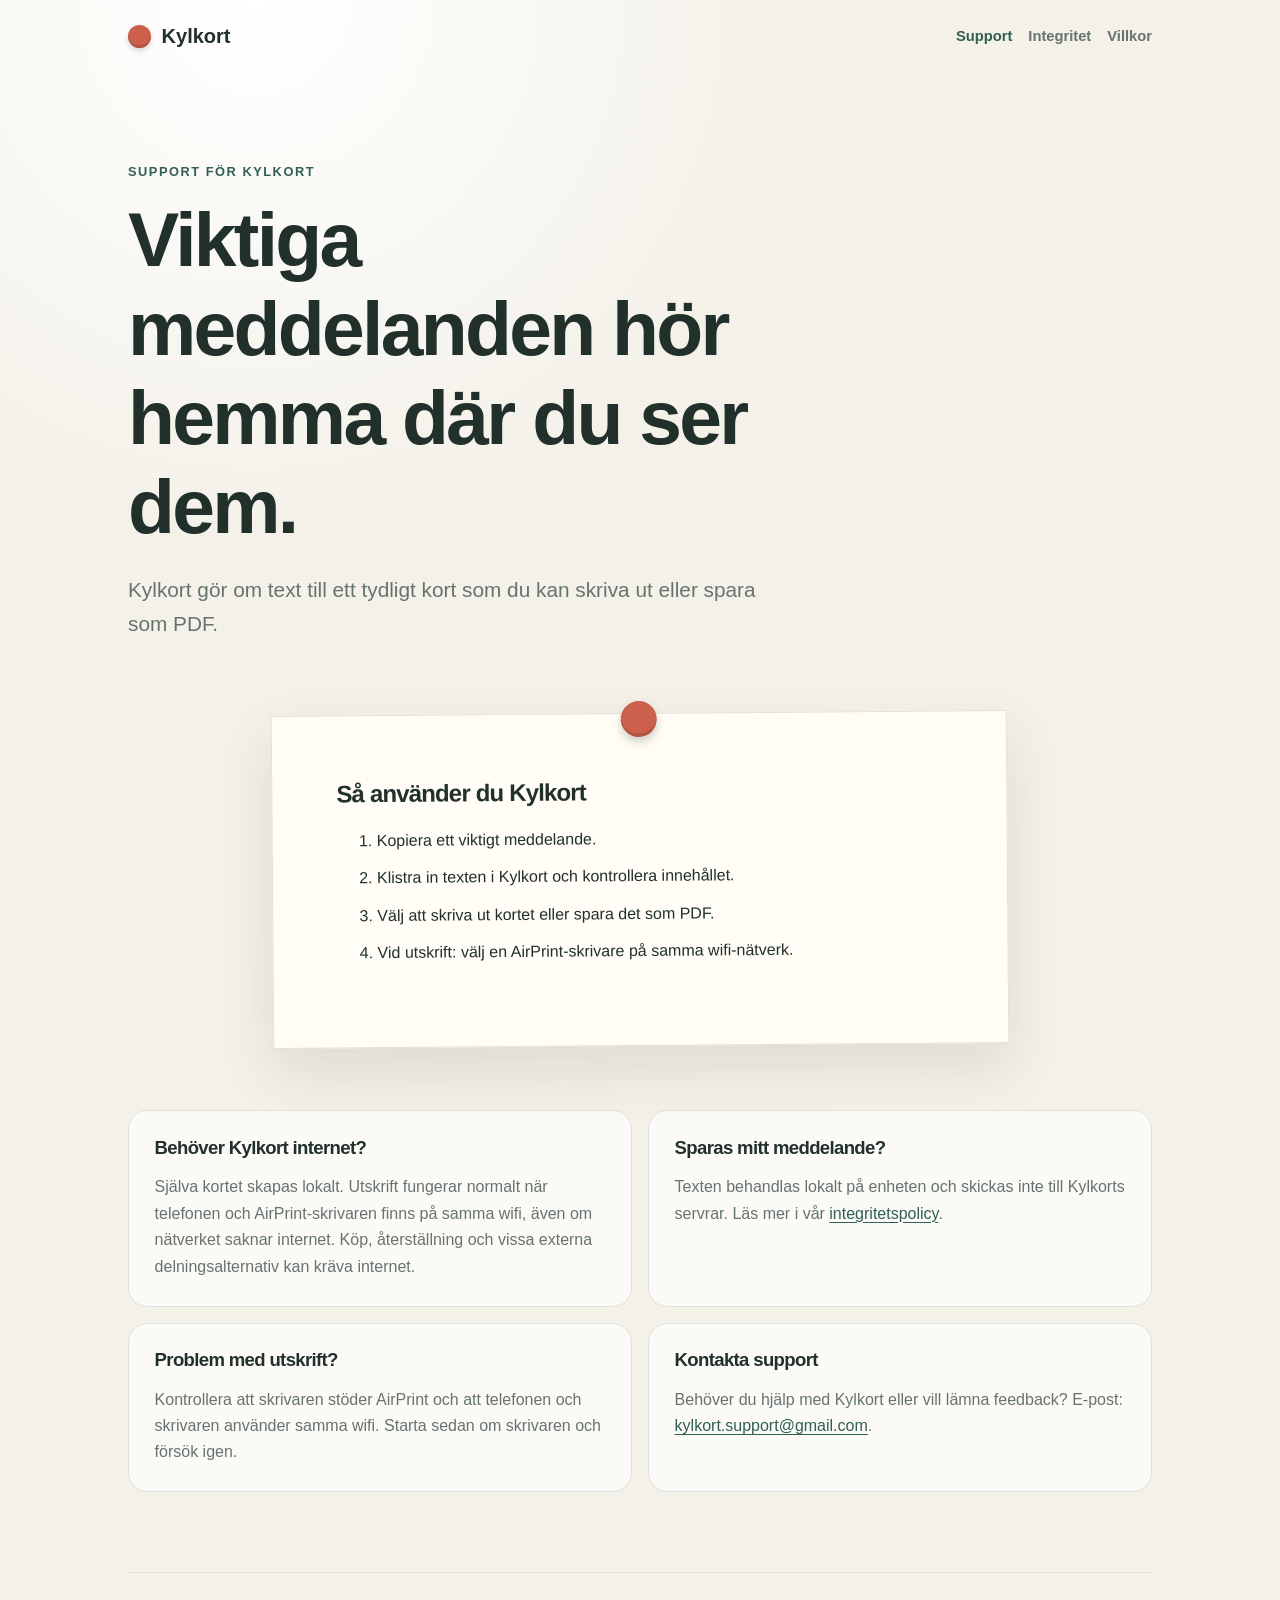
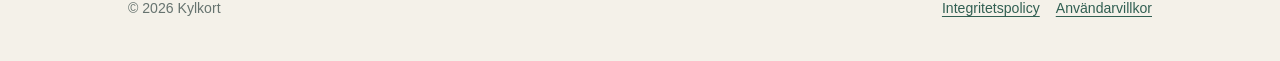
<file: index.html>
<!doctype html>
<html lang="sv">
  <head>
    <meta charset="utf-8" />
    <meta name="viewport" content="width=device-width, initial-scale=1" />
    <meta
      name="description"
      content="Officiell support, integritetspolicy och användarvillkor för Kylkort."
    />
    <title>Kylkort – Support</title>
    <link rel="stylesheet" href="styles.css" />
  </head>
  <body>
    <header class="site-header">
      <a class="brand" href="./" aria-label="Kylkort – startsida">
        <span class="magnet" aria-hidden="true"></span>
        <span>Kylkort</span>
      </a>
      <nav aria-label="Huvudmeny">
        <a aria-current="page" href="./">Support</a>
        <a href="privacy.html">Integritet</a>
        <a href="terms.html">Villkor</a>
      </nav>
    </header>

    <main>
      <section class="hero">
        <p class="eyebrow">Support för Kylkort</p>
        <h1>Viktiga meddelanden hör hemma där du ser dem.</h1>
        <p class="lead">
          Kylkort gör om text till ett tydligt kort som du kan skriva ut eller
          spara som PDF.
        </p>
      </section>

      <section class="paper" aria-labelledby="help-heading">
        <span class="paper-magnet" aria-hidden="true"></span>
        <h2 id="help-heading">Så använder du Kylkort</h2>
        <ol>
          <li>Kopiera ett viktigt meddelande.</li>
          <li>Klistra in texten i Kylkort och kontrollera innehållet.</li>
          <li>Välj att skriva ut kortet eller spara det som PDF.</li>
          <li>Vid utskrift: välj en AirPrint-skrivare på samma wifi-nätverk.</li>
        </ol>
      </section>

      <section class="cards" aria-label="Vanliga frågor">
        <article>
          <h2>Behöver Kylkort internet?</h2>
          <p>
            Själva kortet skapas lokalt. Utskrift fungerar normalt när telefonen
            och AirPrint-skrivaren finns på samma wifi, även om nätverket saknar
            internet. Köp, återställning och vissa externa delningsalternativ kan
            kräva internet.
          </p>
        </article>
        <article>
          <h2>Sparas mitt meddelande?</h2>
          <p>
            Texten behandlas lokalt på enheten och skickas inte till Kylkorts
            servrar. Läs mer i vår <a href="privacy.html">integritetspolicy</a>.
          </p>
        </article>
        <article>
          <h2>Problem med utskrift?</h2>
          <p>
            Kontrollera att skrivaren stöder AirPrint och att telefonen och
            skrivaren använder samma wifi. Starta sedan om skrivaren och försök
            igen.
          </p>
        </article>
        <article>
          <h2>Kontakta support</h2>
          <p>
            Behöver du hjälp med Kylkort eller vill lämna feedback?
            E-post:
            <a href="mailto:kylkort.support@gmail.com">kylkort.support@gmail.com</a>.
          </p>
        </article>
      </section>
    </main>

    <footer>
      <p>© 2026 Kylkort</p>
      <div>
        <a href="privacy.html">Integritetspolicy</a>
        <a href="terms.html">Användarvillkor</a>
      </div>
    </footer>
  </body>
</html>
</file>
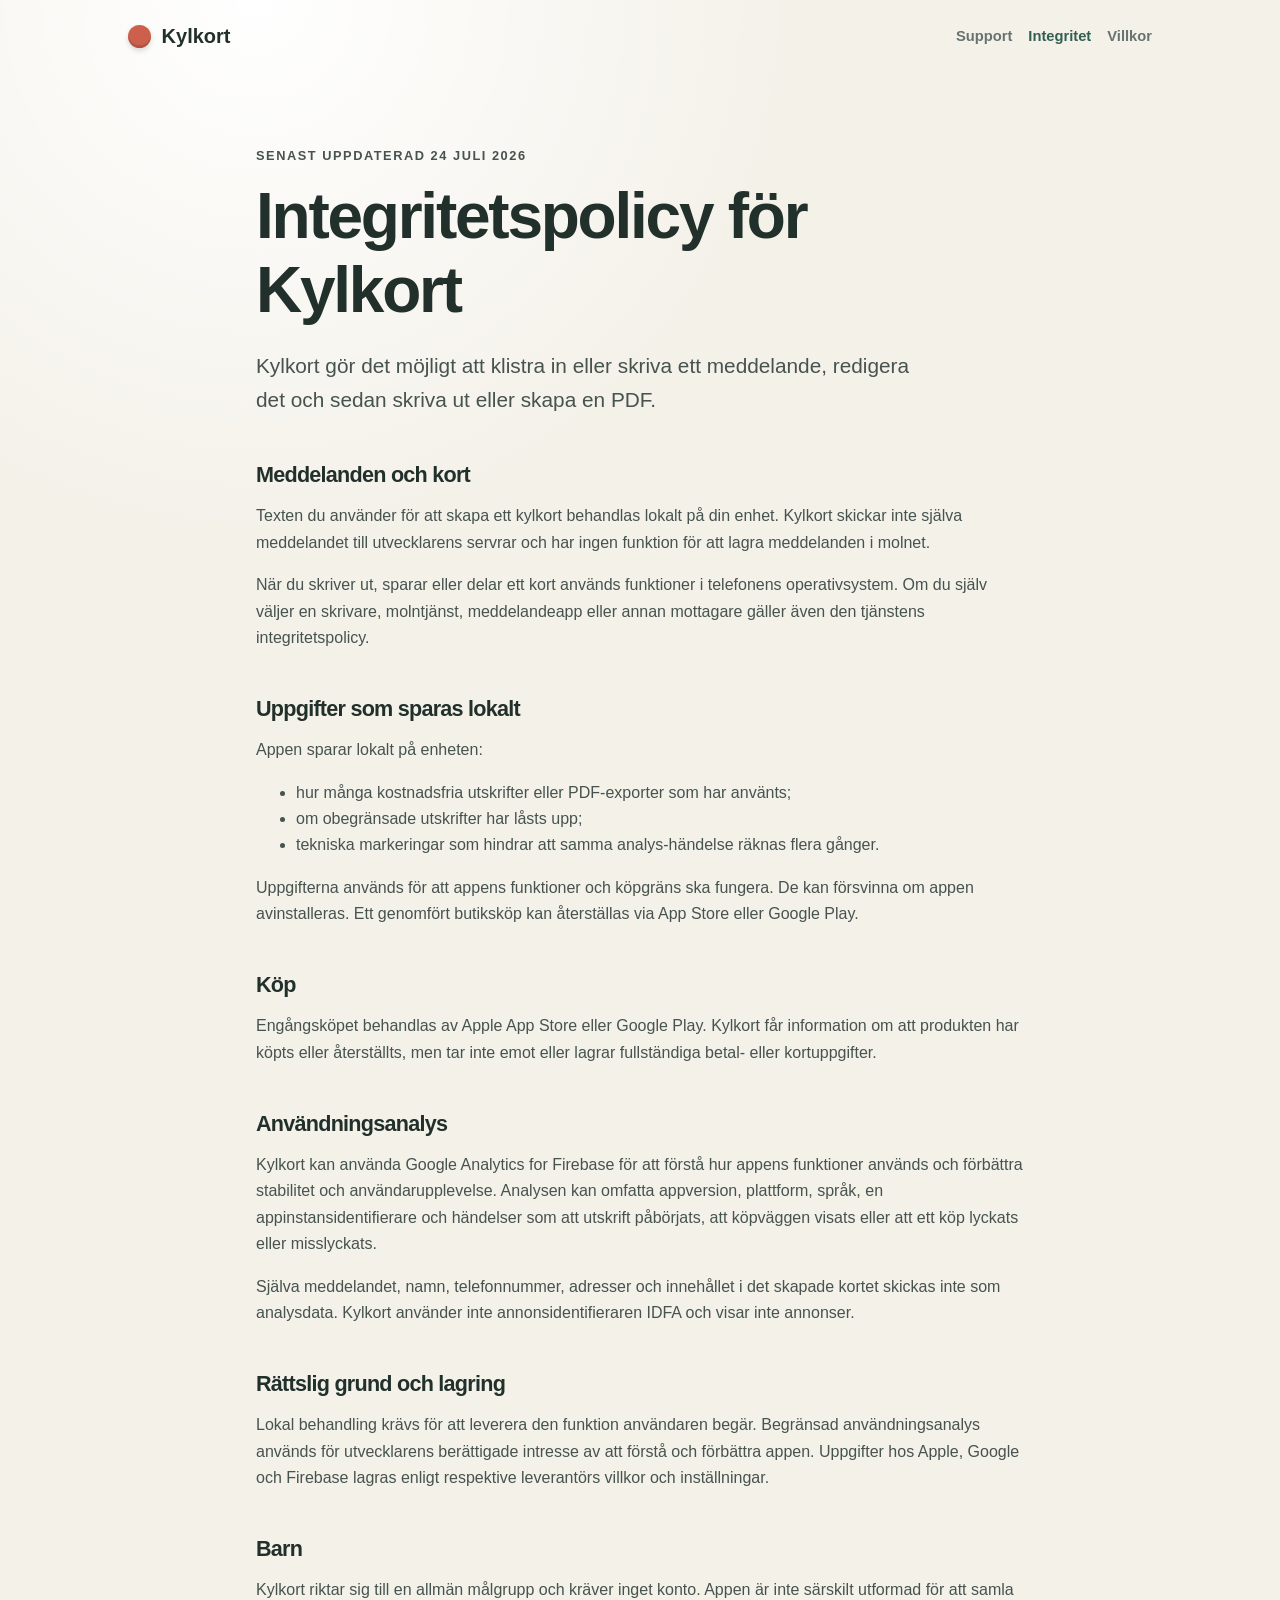
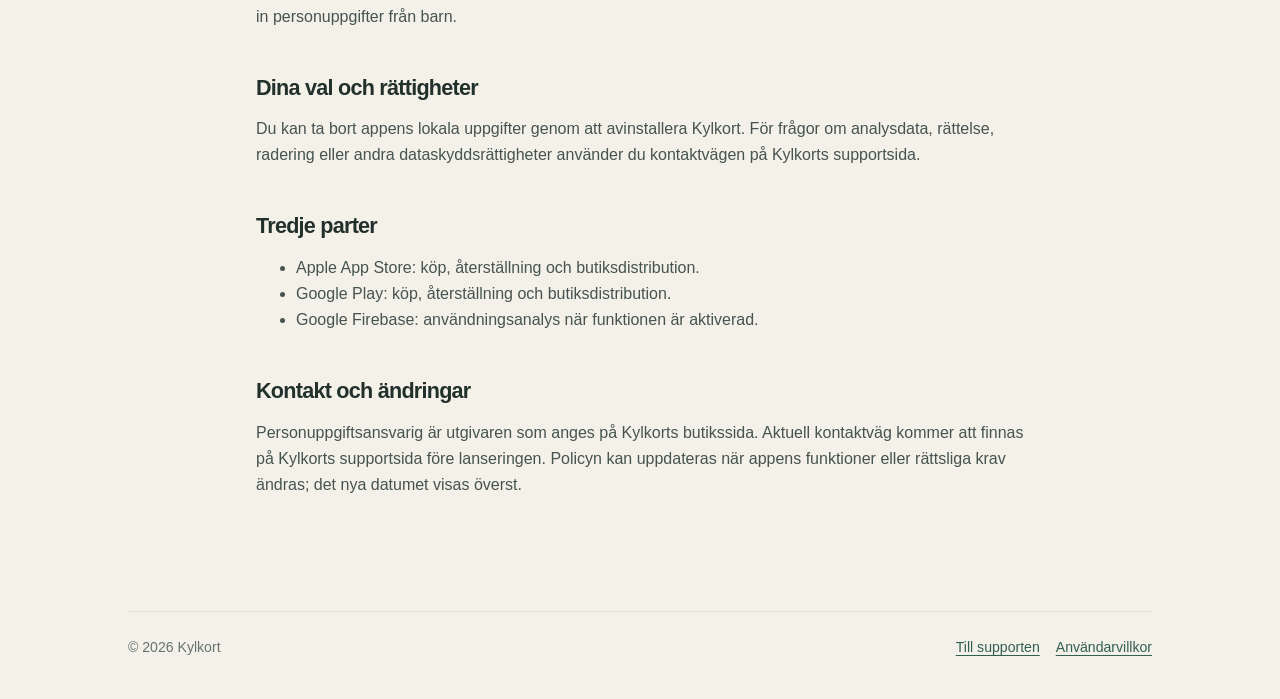
<file: privacy.html>
<!doctype html>
<html lang="sv">
  <head>
    <meta charset="utf-8" />
    <meta name="viewport" content="width=device-width, initial-scale=1" />
    <meta name="description" content="Integritetspolicy för Kylkort." />
    <title>Integritetspolicy – Kylkort</title>
    <link rel="stylesheet" href="styles.css" />
  </head>
  <body>
    <header class="site-header">
      <a class="brand" href="./" aria-label="Kylkort – startsida">
        <span class="magnet" aria-hidden="true"></span>
        <span>Kylkort</span>
      </a>
      <nav aria-label="Huvudmeny">
        <a href="./">Support</a>
        <a aria-current="page" href="privacy.html">Integritet</a>
        <a href="terms.html">Villkor</a>
      </nav>
    </header>

    <main class="legal">
      <p class="eyebrow">Senast uppdaterad 24 juli 2026</p>
      <h1>Integritetspolicy för Kylkort</h1>
      <p class="lead">
        Kylkort gör det möjligt att klistra in eller skriva ett meddelande,
        redigera det och sedan skriva ut eller skapa en PDF.
      </p>

      <h2>Meddelanden och kort</h2>
      <p>
        Texten du använder för att skapa ett kylkort behandlas lokalt på din
        enhet. Kylkort skickar inte själva meddelandet till utvecklarens servrar
        och har ingen funktion för att lagra meddelanden i molnet.
      </p>
      <p>
        När du skriver ut, sparar eller delar ett kort används funktioner i
        telefonens operativsystem. Om du själv väljer en skrivare, molntjänst,
        meddelandeapp eller annan mottagare gäller även den tjänstens
        integritetspolicy.
      </p>

      <h2>Uppgifter som sparas lokalt</h2>
      <p>Appen sparar lokalt på enheten:</p>
      <ul>
        <li>hur många kostnadsfria utskrifter eller PDF-exporter som har använts;</li>
        <li>om obegränsade utskrifter har låsts upp;</li>
        <li>
          tekniska markeringar som hindrar att samma analys-händelse räknas
          flera gånger.
        </li>
      </ul>
      <p>
        Uppgifterna används för att appens funktioner och köpgräns ska fungera.
        De kan försvinna om appen avinstalleras. Ett genomfört butiksköp kan
        återställas via App Store eller Google Play.
      </p>

      <h2>Köp</h2>
      <p>
        Engångsköpet behandlas av Apple App Store eller Google Play. Kylkort får
        information om att produkten har köpts eller återställts, men tar inte
        emot eller lagrar fullständiga betal- eller kortuppgifter.
      </p>

      <h2>Användningsanalys</h2>
      <p>
        Kylkort kan använda Google Analytics for Firebase för att förstå hur
        appens funktioner används och förbättra stabilitet och
        användarupplevelse. Analysen kan omfatta appversion, plattform, språk, en
        appinstansidentifierare och händelser som att utskrift påbörjats, att
        köpväggen visats eller att ett köp lyckats eller misslyckats.
      </p>
      <p>
        Själva meddelandet, namn, telefonnummer, adresser och innehållet i det
        skapade kortet skickas inte som analysdata. Kylkort använder inte
        annonsidentifieraren IDFA och visar inte annonser.
      </p>

      <h2>Rättslig grund och lagring</h2>
      <p>
        Lokal behandling krävs för att leverera den funktion användaren begär.
        Begränsad användningsanalys används för utvecklarens berättigade intresse
        av att förstå och förbättra appen. Uppgifter hos Apple, Google och
        Firebase lagras enligt respektive leverantörs villkor och inställningar.
      </p>

      <h2>Barn</h2>
      <p>
        Kylkort riktar sig till en allmän målgrupp och kräver inget konto. Appen
        är inte särskilt utformad för att samla in personuppgifter från barn.
      </p>

      <h2>Dina val och rättigheter</h2>
      <p>
        Du kan ta bort appens lokala uppgifter genom att avinstallera Kylkort.
        För frågor om analysdata, rättelse, radering eller andra
        dataskyddsrättigheter använder du kontaktvägen på Kylkorts supportsida.
      </p>

      <h2>Tredje parter</h2>
      <ul>
        <li>Apple App Store: köp, återställning och butiksdistribution.</li>
        <li>Google Play: köp, återställning och butiksdistribution.</li>
        <li>Google Firebase: användningsanalys när funktionen är aktiverad.</li>
      </ul>

      <h2>Kontakt och ändringar</h2>
      <p>
        Personuppgiftsansvarig är utgivaren som anges på Kylkorts butikssida.
        Aktuell kontaktväg kommer att finnas på Kylkorts supportsida före
        lanseringen. Policyn kan uppdateras när appens funktioner eller rättsliga
        krav ändras; det nya datumet visas överst.
      </p>
    </main>

    <footer>
      <p>© 2026 Kylkort</p>
      <div><a href="./">Till supporten</a><a href="terms.html">Användarvillkor</a></div>
    </footer>
  </body>
</html>
</file>
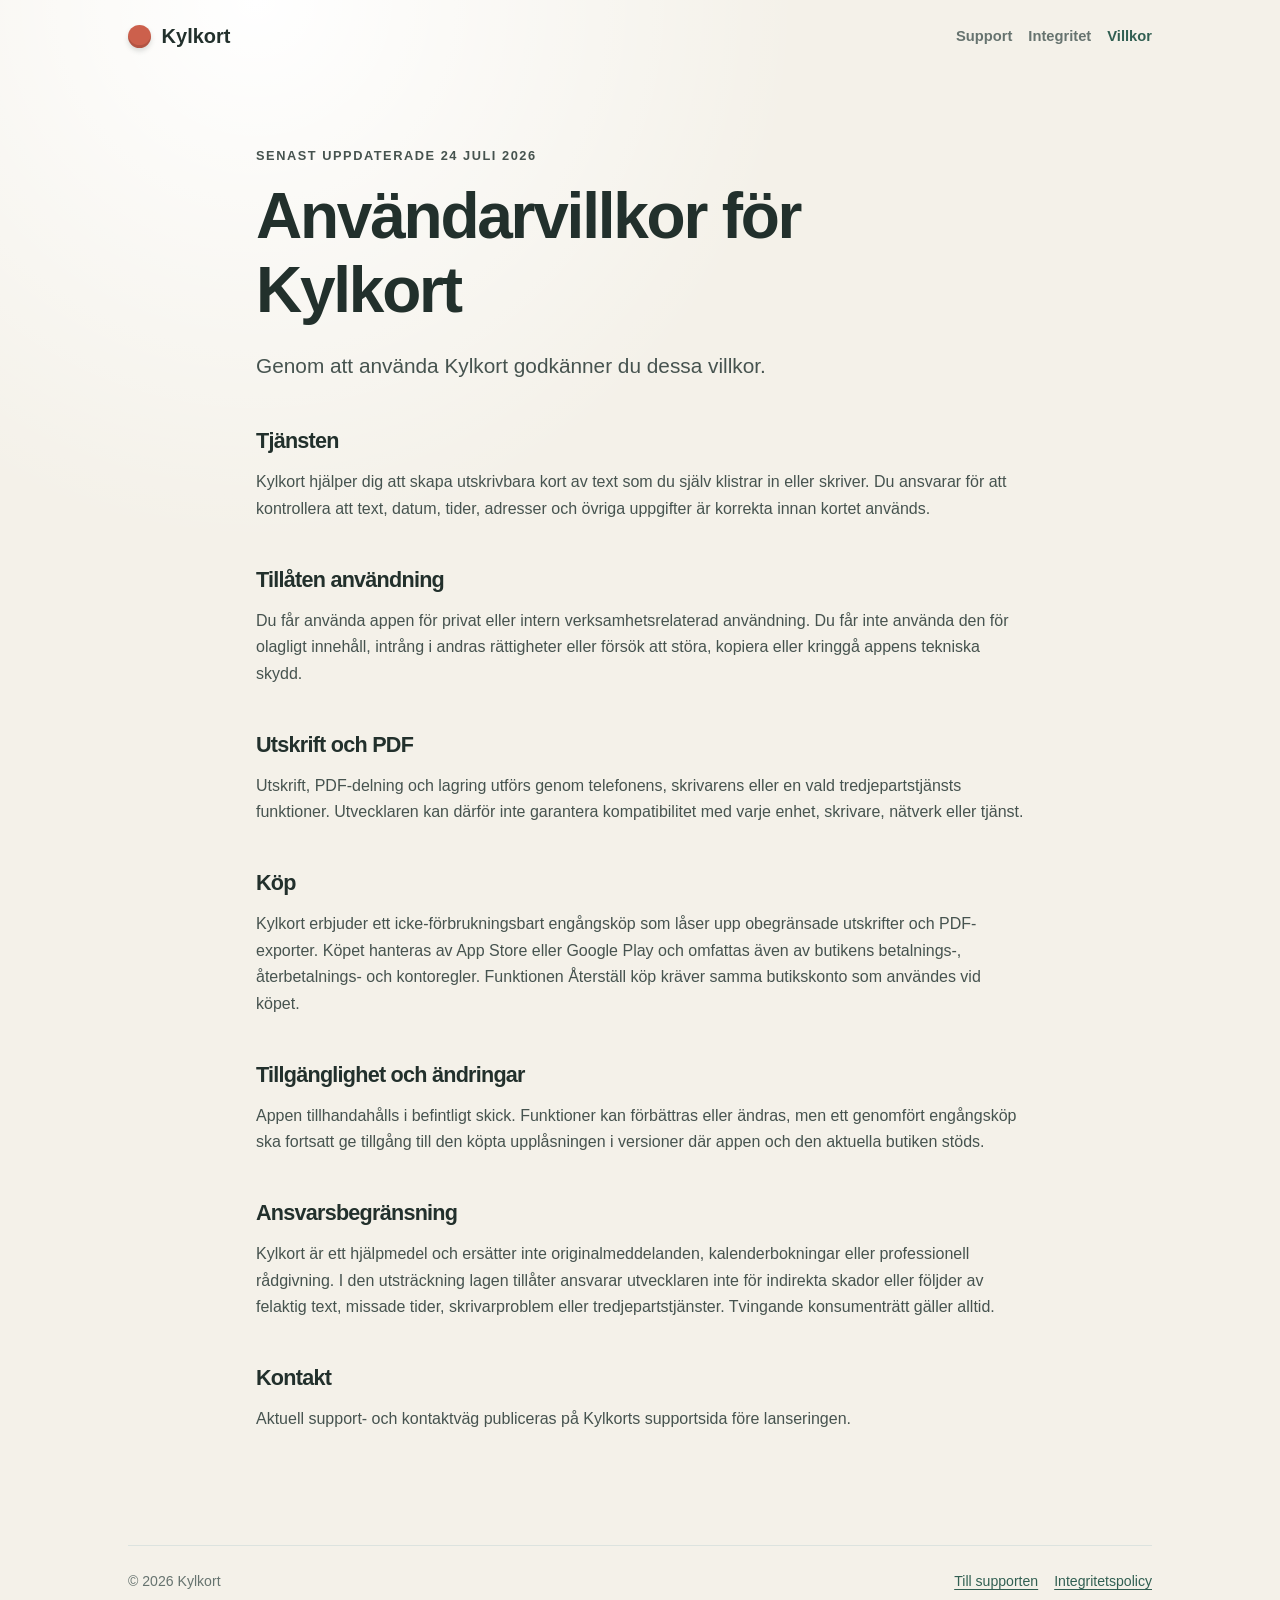
<file: terms.html>
<!doctype html>
<html lang="sv">
  <head>
    <meta charset="utf-8" />
    <meta name="viewport" content="width=device-width, initial-scale=1" />
    <meta name="description" content="Användarvillkor för Kylkort." />
    <title>Användarvillkor – Kylkort</title>
    <link rel="stylesheet" href="styles.css" />
  </head>
  <body>
    <header class="site-header">
      <a class="brand" href="./" aria-label="Kylkort – startsida">
        <span class="magnet" aria-hidden="true"></span>
        <span>Kylkort</span>
      </a>
      <nav aria-label="Huvudmeny">
        <a href="./">Support</a>
        <a href="privacy.html">Integritet</a>
        <a aria-current="page" href="terms.html">Villkor</a>
      </nav>
    </header>

    <main class="legal">
      <p class="eyebrow">Senast uppdaterade 24 juli 2026</p>
      <h1>Användarvillkor för Kylkort</h1>
      <p class="lead">Genom att använda Kylkort godkänner du dessa villkor.</p>

      <h2>Tjänsten</h2>
      <p>
        Kylkort hjälper dig att skapa utskrivbara kort av text som du själv
        klistrar in eller skriver. Du ansvarar för att kontrollera att text,
        datum, tider, adresser och övriga uppgifter är korrekta innan kortet
        används.
      </p>

      <h2>Tillåten användning</h2>
      <p>
        Du får använda appen för privat eller intern verksamhetsrelaterad
        användning. Du får inte använda den för olagligt innehåll, intrång i
        andras rättigheter eller försök att störa, kopiera eller kringgå appens
        tekniska skydd.
      </p>

      <h2>Utskrift och PDF</h2>
      <p>
        Utskrift, PDF-delning och lagring utförs genom telefonens, skrivarens
        eller en vald tredjepartstjänsts funktioner. Utvecklaren kan därför inte
        garantera kompatibilitet med varje enhet, skrivare, nätverk eller tjänst.
      </p>

      <h2>Köp</h2>
      <p>
        Kylkort erbjuder ett icke-förbrukningsbart engångsköp som låser upp
        obegränsade utskrifter och PDF-exporter. Köpet hanteras av App Store
        eller Google Play och omfattas även av butikens betalnings-,
        återbetalnings- och kontoregler. Funktionen Återställ köp kräver samma
        butikskonto som användes vid köpet.
      </p>

      <h2>Tillgänglighet och ändringar</h2>
      <p>
        Appen tillhandahålls i befintligt skick. Funktioner kan förbättras eller
        ändras, men ett genomfört engångsköp ska fortsatt ge tillgång till den
        köpta upplåsningen i versioner där appen och den aktuella butiken stöds.
      </p>

      <h2>Ansvarsbegränsning</h2>
      <p>
        Kylkort är ett hjälpmedel och ersätter inte originalmeddelanden,
        kalenderbokningar eller professionell rådgivning. I den utsträckning
        lagen tillåter ansvarar utvecklaren inte för indirekta skador eller
        följder av felaktig text, missade tider, skrivarproblem eller
        tredjepartstjänster. Tvingande konsumenträtt gäller alltid.
      </p>

      <h2>Kontakt</h2>
      <p>
        Aktuell support- och kontaktväg publiceras på Kylkorts supportsida före
        lanseringen.
      </p>
    </main>

    <footer>
      <p>© 2026 Kylkort</p>
      <div><a href="./">Till supporten</a><a href="privacy.html">Integritetspolicy</a></div>
    </footer>
  </body>
</html>
</file>
<file: styles.css>
:root {
  color-scheme: light;
  --ink: #22302c;
  --muted: #66736f;
  --green: #315f52;
  --green-soft: #dfeae5;
  --paper: #fffdf5;
  --line: #dce3df;
  --background: #f4f1e9;
  font-family:
    Inter, ui-rounded, "SF Pro Rounded", -apple-system, BlinkMacSystemFont,
    "Segoe UI", sans-serif;
}

* {
  box-sizing: border-box;
}

body {
  margin: 0;
  color: var(--ink);
  background:
    radial-gradient(circle at 20% 0%, #fff 0, transparent 34rem),
    var(--background);
  line-height: 1.65;
}

a {
  color: var(--green);
  text-underline-offset: 0.18em;
}

.site-header,
main,
footer {
  width: min(100% - 2rem, 64rem);
  margin-inline: auto;
}

.site-header {
  display: flex;
  align-items: center;
  justify-content: space-between;
  padding-block: 1.25rem;
}

.brand {
  display: inline-flex;
  gap: 0.65rem;
  align-items: center;
  color: var(--ink);
  font-size: 1.25rem;
  font-weight: 800;
  text-decoration: none;
}

.magnet {
  width: 1.45rem;
  height: 1.45rem;
  border-radius: 50%;
  background: #cc604c;
  box-shadow:
    inset 0 -0.18rem 0 rgb(0 0 0 / 12%),
    0 0.18rem 0.35rem rgb(53 68 62 / 18%);
}

nav,
footer div {
  display: flex;
  gap: 1rem;
}

nav a {
  color: var(--muted);
  font-size: 0.92rem;
  font-weight: 650;
  text-decoration: none;
}

nav a:hover,
nav a[aria-current="page"] {
  color: var(--green);
}

.hero {
  max-width: 47rem;
  padding: 5.5rem 0 3.5rem;
}

.eyebrow {
  margin: 0 0 0.8rem;
  color: var(--green);
  font-size: 0.8rem;
  font-weight: 800;
  letter-spacing: 0.12em;
  text-transform: uppercase;
}

h1,
h2 {
  line-height: 1.16;
  letter-spacing: -0.035em;
}

h1 {
  max-width: 44rem;
  margin: 0;
  font-size: clamp(2.4rem, 7vw, 4.8rem);
}

.lead {
  max-width: 42rem;
  margin: 1.35rem 0 0;
  color: var(--muted);
  font-size: clamp(1.05rem, 2.5vw, 1.3rem);
}

.paper {
  position: relative;
  max-width: 46rem;
  margin: 1rem auto 4rem;
  padding: clamp(2rem, 6vw, 4rem);
  transform: rotate(-0.45deg);
  border: 1px solid #e7e0ce;
  background: var(--paper);
  box-shadow: 0 1.5rem 3.5rem rgb(63 57 43 / 12%);
}

.paper-magnet {
  position: absolute;
  top: -0.8rem;
  left: 50%;
  width: 2.25rem;
  height: 2.25rem;
  transform: translateX(-50%);
  border-radius: 50%;
  background: #cc604c;
  box-shadow:
    inset 0 -0.22rem 0 rgb(0 0 0 / 12%),
    0 0.3rem 0.5rem rgb(53 68 62 / 24%);
}

.paper h2,
.cards h2 {
  margin-top: 0;
}

.paper li + li {
  margin-top: 0.7rem;
}

.cards {
  display: grid;
  grid-template-columns: repeat(2, minmax(0, 1fr));
  gap: 1rem;
  margin-bottom: 5rem;
}

.cards article {
  padding: 1.6rem;
  border: 1px solid var(--line);
  border-radius: 1.2rem;
  background: rgb(255 255 255 / 65%);
}

.cards h2 {
  font-size: 1.16rem;
}

.cards p {
  margin-bottom: 0;
  color: var(--muted);
}

.legal {
  max-width: 48rem;
  padding-block: 4.5rem 6rem;
}

.legal h1 {
  font-size: clamp(2.3rem, 6vw, 4rem);
}

.legal h2 {
  margin: 2.8rem 0 0.65rem;
  font-size: 1.35rem;
}

.legal p,
.legal li {
  color: #46534f;
}

footer {
  display: flex;
  align-items: center;
  justify-content: space-between;
  padding-block: 1.5rem 2.5rem;
  border-top: 1px solid var(--line);
  color: var(--muted);
  font-size: 0.88rem;
}

footer p {
  margin: 0;
}

@media (max-width: 640px) {
  .site-header,
  footer {
    align-items: flex-start;
    flex-direction: column;
    gap: 1rem;
  }

  nav {
    width: 100%;
    justify-content: space-between;
    gap: 0.6rem;
  }

  .hero {
    padding-top: 3.5rem;
  }

  .cards {
    grid-template-columns: 1fr;
  }

  footer div {
    flex-wrap: wrap;
  }
}
</file>
